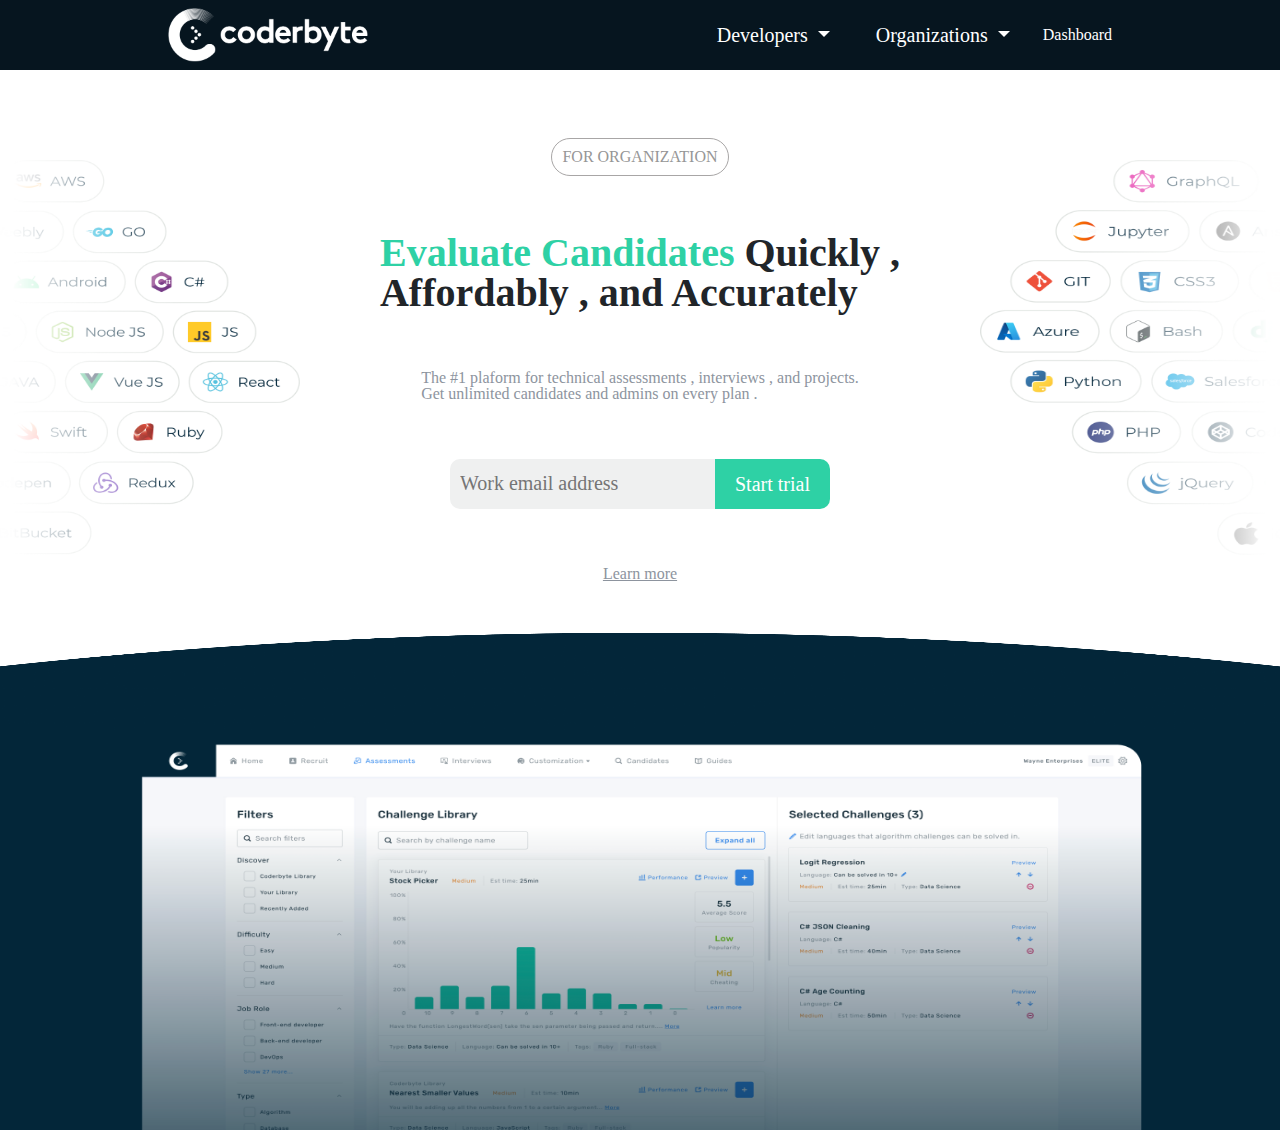
<file: index.html>
<!DOCTYPE html>
<html lang="en">
  <head>
    <meta charset="UTF-8" />
    <meta name="viewport" content="width=device-width, initial-scale=1.0" />
    <link
      rel="stylesheet"
      href="	https://cdn.jsdelivr.net/npm/bootstrap@5.3.3/dist/css/bootstrap.min.css"
    />
    <link
      rel="stylesheet"
      href="https://cdn.jsdelivr.net/npm/bootstrap-icons@1.11.3/font/bootstrap-icons.min.css"
    />
    <link rel="stylesheet" href="./style/reset.css" />
    <link rel="stylesheet" href="./style/style.css" />
    <title>Coderbyte</title>
  </head>
  <body>
    <div class="wrap">
      <header>
        <div class="d-flex justify-content-around align-items-center">
          <img
            class="header_logo"
            src="../Asset/coderbyte_logo_digital_white.png"
            alt=""
          />
          <div class="header_item">
            <nav class="navbar">
              <div class="dropdown">
                <button
                  class="btn dropdown-toggle"
                  type="button"
                  data-bs-toggle="dropdown"
                  aria-expanded="false"
                >
                  Developers
                </button>
                <ul class="dropdown-menu shadow-lg">
                  <li><a class="dropdown-item" href="#">Challenges</a></li>
                  <li><a class="dropdown-item" href="#">Interview kit</a></li>
                  <li><a class="dropdown-item" href="#">Membership</a></li>
                </ul>
              </div>
              <div class="dropdown">
                <button
                  class="btn dropdown-toggle"
                  type="button"
                  data-bs-toggle="dropdown"
                  aria-expanded="false"
                >
                  Organizations
                </button>
                <ul class="dropdown-menu shadow-lg">
                  <li><a class="dropdown-item" href="#">Assessment</a></li>
                  <li><a class="dropdown-item" href="#">Interviews</a></li>
                  <li><a class="dropdown-item" href="#">Personality</a></li>
                  <li><a class="dropdown-item" href="#">Pricing</a></li>
                </ul>
              </div>
              <a class="nav-link" href="#">Dashboard</a>
            </nav>
          </div>
        </div>
      </header>
      <main class="main-content">
        <img class="main_img" src="./Asset/left-side.png" alt="" />
        <div class="content">
          <span class="circle-text">FOR ORGANIZATION</span>
          <h1 class="heading">
            <span class="main-color">Evaluate Candidates</span> Quickly , <br />
            Affordably , and Accurately
          </h1>
          <small
            >The #1 plaform for technical assessments , interviews , and
            projects. <br />
            Get unlimited candidates and admins on every plan .</small
          >
          <div class="enter_email">
            <input
              class="Input"
              title="Enter your email"
              type="Email"
              required
              placeholder="Work email address"
            />
            <button class="main-button" type="submit">Start trial</button>
          </div>
          <a class="more-text" href="">Learn more</a>
        </div>
        <img class="main_img" src="./Asset/right-side@2x.png" alt="" />
      </main>
      <!-- <img class="main-footer" src="homepage_fold_curve.png" alt=""> -->
      <div class="footer">
        <img class="main-footer" src="./Asset/homepage_fold_curve.png" alt="">
       <div class="wrap_img">
        <img class="footer-img" src="./Asset/homepage_main_image.png" alt="">
       </div>
      </div>
    </div>
    <script src="https://cdn.jsdelivr.net/npm/bootstrap@5.3.3/dist/js/bootstrap.bundle.min.js"></script>
  </body>
</html>
</file>
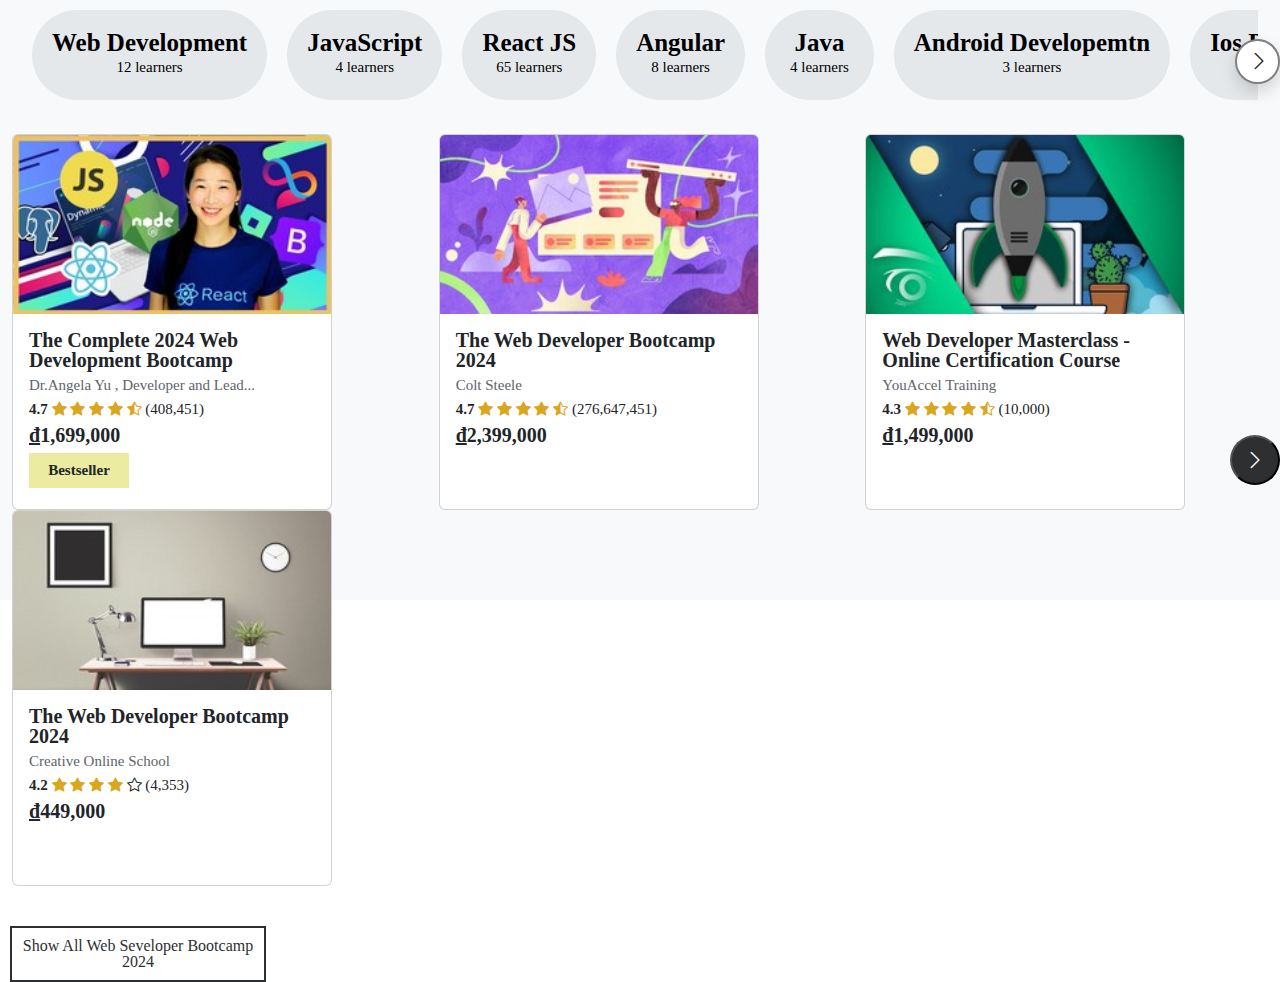
<file: page/course.html>
<!DOCTYPE html>
<html lang="en">
  <head>
    <meta charset="UTF-8" />
    <meta name="viewport" content="width=device-width, initial-scale=1.0" />
    <link
      rel="stylesheet"
      href="	https://cdn.jsdelivr.net/npm/bootstrap@5.3.3/dist/css/bootstrap.min.css"
    />
    <link
      rel="stylesheet"
      href="https://cdn.jsdelivr.net/npm/bootstrap-icons@1.11.3/font/bootstrap-icons.min.css"
    />
    <link rel="stylesheet" href="../style/reset.css" />
    <link rel="stylesheet" href="../style/course.css" />
    <title>Coderbyte</title>
  </head>

  <body>
    <div class="wrap d-flex flex-column">
      <div class="container">
        <div class="d-flex justifu-content-space-between">
          <button id="nextButton" class="btn shadow">
            <i class="bi bi-chevron-right"></i>
          </button>
          <button id="PrevButton" class="btn shadow">
            <i class="bi bi-chevron-left"></i>
          </button>
        </div>
        <div class="item-list" id="itemList"></div>
      </div>
      <div class="course_Container mt-4 container-fluid">
        <div class="row">
          <div class="col d-flex">
            <div class="card card-display" style="width: 20rem">
              <img
                src="../Asset/1565838_e54e_18.jpg"
                class="card-img-top"
                alt="..."
              />
              <div class="card-body">
                <h5 class="card-title">the complete 2024 web development bootcamp</h5>
                <p class="author">
                  Dr.Angela Yu , Developer and Lead...
                </p>
                <p class="card-star mt-2 mb-2">
                <span class="fw-bold">  4.7</span>
                  <i class="bi bi-star-fill"></i>
                  <i class="bi bi-star-fill"></i>
                  <i class="bi bi-star-fill"></i>
                  <i class="bi bi-star-fill"></i>
                  <i class="bi bi-star-half"></i>
                  (408,451)
                </p>
                <p class="price fw-bold fs-5 mb-2"> <span class="underline">đ</span>1,699,000</p>
                <p class="Bestseller">Bestseller</p>
              </div>

              <div class="card  card-hover"  style="width: 20rem">
                <div class="card-body">
                  <h5 class="card-title">the web developer bootcamp 2024</h5>
                  <small>Updated October 2024</small>
                  <small>74 total hours . all level . Subtiles</small>
                  <p class="card-text">10 hours of react just added become a developer with ONE course - HTML CSS JS , React , Node , MongoDB adn Morel</p>
                 <br>
                  <ul>
                    <li class="list-item">The ins and outs of HTML5 , CSS3 , and modern JavaScript for 2021</li>
                    <li class="list-item">Make REAL web applications using cutting-edge technologies</li>
                    <li class="list-item">Create responsive , accessible , and beautiful layouts</li>
                  </ul>
                  <a href="#" class="btn btn-hover btn-primary">Add to cart</a>
                </div>
              </div>
            </div>
            
          </div>
          <div class="col d-flex">
            <div class="card card-display" style="width: 20rem">
              <img
                src="../Asset/625204_436a_3.jpg"
                class="card-img-top"
                alt="..."
              />
              <div class="card-body">
                <h5 class="card-title">the web developer bootcamp 2024</h5>
                <p class="author">
                  Colt Steele
                </p>
                <p class="card-star mt-2 mb-2">
                <span class="fw-bold">  4.7</span>
                  <i class="bi bi-star-fill"></i>
                  <i class="bi bi-star-fill"></i>
                  <i class="bi bi-star-fill"></i>
                  <i class="bi bi-star-fill"></i>
                  <i class="bi bi-star-half"></i>
                  (276,647,451)
                </p>
                <p class="price fw-bold fs-5 mb-5"> <span class="underline">đ</span>2,399,000</p>
                
              </div>

              <div class="card  card-hover"  style="width: 20rem">
                <div class="card-body">
                  <h5 class="card-title">the web developer bootcamp 2024</h5>
                  <small>Updated October 2024</small>
                  <small>74 total hours . all level . Subtiles</small>
                  <p class="card-text">10 hours of react just added become a developer with ONE course - HTML CSS JS , React , Node , MongoDB adn Morel</p>
                 <br>
                  <ul>
                    <li class="list-item">The ins and outs of HTML5 , CSS3 , and modern JavaScript for 2021</li>
                    <li class="list-item">Make REAL web applications using cutting-edge technologies</li>
                    <li class="list-item">Create responsive , accessible , and beautiful layouts</li>
                  </ul>
                  <a href="#" class="btn btn-hover btn-primary">Add to cart</a>
                </div>
              </div>
            </div>
            
          </div>
          <div class="col d-flex">
            <div class="card card-display" style="width: 20rem">
              <img
                src="../Asset/965528_737d_7.jpg"
                class="card-img-top"
                alt="..."
              />
              <div class="card-body">
                <h5 class="card-title">web developer Masterclass - online certification course </h5>
                <p class="author">
                 YouAccel Training 
                </p>
                <p class="card-star mt-2 mb-2">
                <span class="fw-bold">  4.3</span>
                  <i class="bi bi-star-fill"></i>
                  <i class="bi bi-star-fill"></i>
                  <i class="bi bi-star-fill"></i>
                  <i class="bi bi-star-fill"></i>
                  <i class="bi bi-star-half"></i>
                  (10,000)
                </p>
                <p class="price fw-bold fs-5 mb-5"> <span class="underline">đ</span>1,499,000</p>
                
              </div>

              <div class="card  card-hover"  style="width: 20rem">
                <div class="card-body">
                  <h5 class="card-title">web developer Masterclass - online certification course </h5>
                  <small>Updated October 2024</small>
                  <small>74 total hours . all level . Subtiles</small>
                  <p class="card-text">10 hours of react just added become a developer with ONE course - HTML CSS JS , React , Node , MongoDB adn Morel</p>
                 <br>
                  <ul>
                    <li class="list-item">The ins and outs of HTML5 , CSS3 , and modern JavaScript for 2021</li>
                    <li class="list-item">Make REAL web applications using cutting-edge technologies</li>
                    <li class="list-item">Create responsive , accessible , and beautiful layouts</li>
                  </ul>
                  <a href="#" class="btn btn-hover btn-primary">Add to cart</a>
                </div>
              </div>
            </div>
            
          </div>
          <div class="col d-flex">
            <div class="card card-display" style="width: 20rem">
              <img
                src="../Asset/1415652_ad99_4.jpg"
                class="card-img-top"
                alt="..."
              />
              <div class="card-body">
                <h5 class="card-title">the web developer bootcamp 2024</h5>
                <p class="author">
                  Creative Online School 
                </p>
                <p class="card-star mt-2 mb-2">
                <span class="fw-bold">  4.2</span>
                  <i class="bi bi-star-fill"></i>
                  <i class="bi bi-star-fill"></i>
                  <i class="bi bi-star-fill"></i>
                  <i class="bi bi-star-fill"></i>
                  <i class="bi bi-star"></i>
                  (4,353)
                </p>
                <p class="price fw-bold fs-5 mb-5"> <span class="underline">đ</span>449,000</p>
                
              </div>

              <div class="card  card-hover"  style="width: 20rem">
                <div class="card-body">
                  <h5 class="card-title">the web developer bootcamp 2024</h5>
                  <small>Updated October 2024</small>
                  <small>74 total hours . all level . Subtiles</small>
                  <p class="card-text">10 hours of react just added become a developer with ONE course - HTML CSS JS , React , Node , MongoDB adn Morel</p>
                 <br>
                  <ul>
                    <li class="list-item">The ins and outs of HTML5 , CSS3 , and modern JavaScript for 2021</li>
                    <li class="list-item">Make REAL web applications using cutting-edge technologies</li>
                    <li class="list-item">Create responsive , accessible , and beautiful layouts</li>
                  </ul>
                  <a href="#" class="btn btn-hover btn-primary">Add to cart</a>
                </div>
              </div>
            </div>
            
          </div>
          
          <button class="btn-next">  <i class="bi bi-chevron-right"></i></button>
        </div>
      </div>
      <button class="btn-show">
        Show All Web Seveloper Bootcamp 2024
      </button>
    </div>
    <script src="https://cdn.jsdelivr.net/npm/bootstrap@5.3.3/dist/js/bootstrap.bundle.min.js"></script>
    <script src="../JS/course.js"></script>
  </body>
</html>
</file>
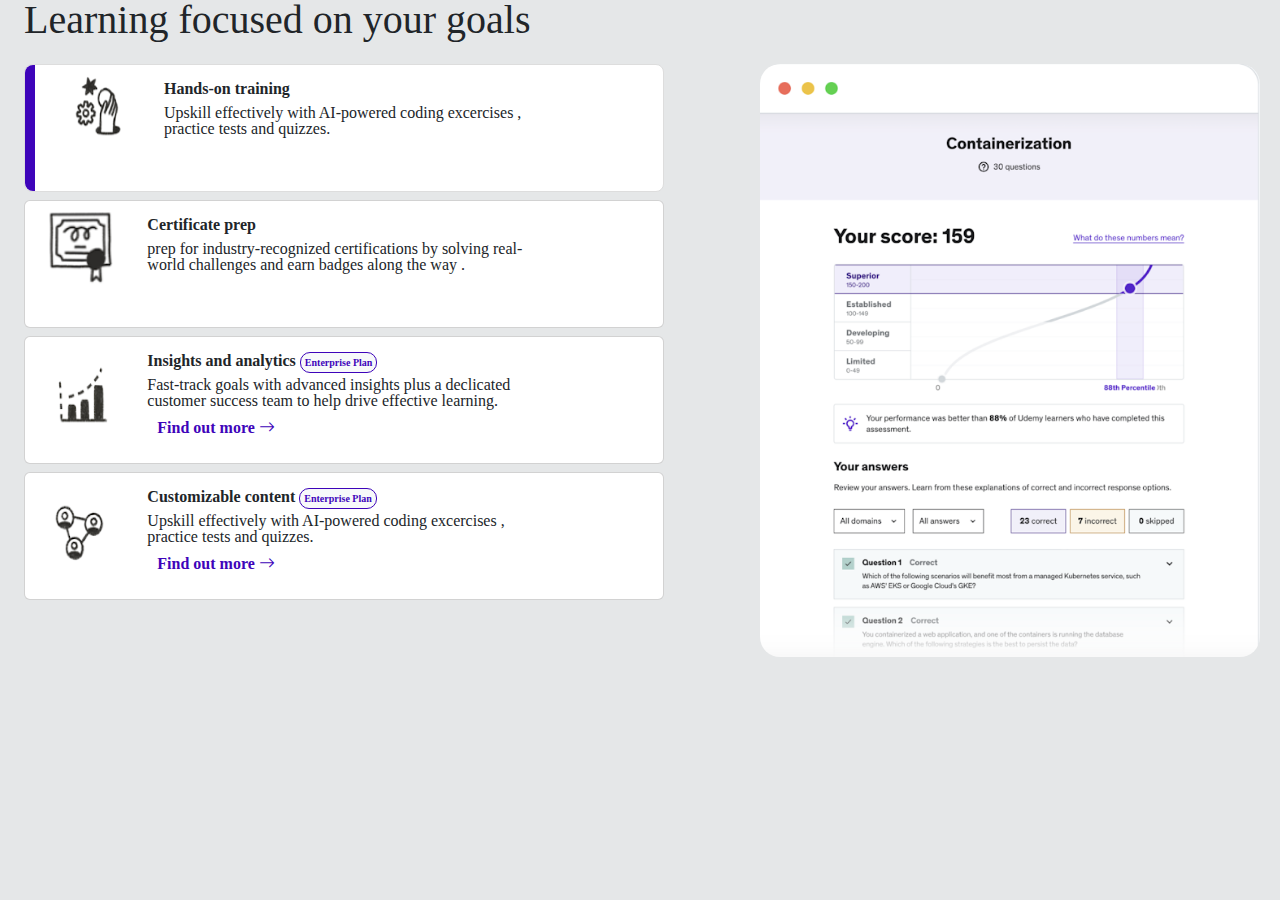
<file: page/item.html>
<!DOCTYPE html>
<html lang="en">
  <head>
    <meta charset="UTF-8" />
    <meta name="viewport" content="width=device-width, initial-scale=1.0" />
    <link
      rel="stylesheet"
      href="	https://cdn.jsdelivr.net/npm/bootstrap@5.3.3/dist/css/bootstrap.min.css"
    />
    <link
      rel="stylesheet"
      href="https://cdn.jsdelivr.net/npm/bootstrap-icons@1.11.3/font/bootstrap-icons.min.css"
    />
    <link rel="stylesheet" href="../style/reset.css" />
    <link rel="stylesheet" href="../style/item.css" />

    <title>Document</title>
  </head>
  <body>
    <div class="wrap ms-4">
      <h1 class="fs-1 mb-4">Learning focused on your goals</h1>
      <div class="d-flex justify-content-between">
        <div class="d-flex flex-column">
          <ul>
            <li>
              <div class="card mb-2 first-card">
                <div class="row g-0">
                  <div
                    class="col-md-2 d-flex justify-content-center align-items-center"
                  >
                    <img src="../Asset/image1.png" alt="..." />
                  </div>
                  <div class="col-md-8">
                    <div class="card-body">
                      <h5 class="card-title fw-bold fs-6">Hands-on training</h5>
                      <p class="card-text"></p>
                      Upskill effectively with AI-powered coding excercises ,
                      practice tests and quizzes.
                    </div>
                  </div>
                </div>
              </div>
            </li>
            <li>
              <div class="card mb-2">
                <div class="row g-0">
                  <div
                    class="col-md-2 d-flex justify-content-center align-items-center"
                  >
                    <img
                      src="../Asset/image2.png"
                      class="img-fluid rounded-start"
                      alt="..."
                    />
                  </div>
                  <div class="col-md-8">
                    <div class="card-body">
                      <h5 class="card-title fw-bold fs-6">Certificate prep</h5>
                      <p class="card-text"></p>
                      prep for industry-recognized certifications by solving
                      real-world challenges and earn badges along the way .
                    </div>
                  </div>
                </div>
              </div>
            </li>
            <li>
              <div class="card mb-2">
                <div class="row g-0">
                  <div
                    class="col-md-2 d-flex justify-content-center align-items-center"
                  >
                    <img src="../Asset/image3.png" alt="..." />
                  </div>
                  <div class="col-md-8">
                    <div class="card-body">
                      <h5 class="card-title fw-bold fs-6">
                        Insights and analytics <span class="plan-highlight p-1">Enterprise Plan</span>
                      </h5>
                      Fast-track goals with advanced insights plus a declicated
                      customer success team to help drive effective learning.
                      <p class="card-text"></p>
                      <p class="card-text highlight">
                        Find out more <i class="bi bi-arrow-right"></i>
                      </p>
                    </div>
                  </div>
                </div>
              </div>
            </li>
            <li>
              <div class="card mb-2">
                <div class="row g-0">
                  <div
                    class="col-md-2 d-flex justify-content-center align-items-center"
                  >
                    <img src="../Asset/image4.png" alt="..." />
                  </div>
                  <div class="col-md-8">
                    <div class="card-body">
                      <h5 class="card-title fw-bold fs-6">
                        Customizable content <span class="plan-highlight p-1">Enterprise Plan</span>
                      </h5>
                      <p class="card-text"></p>
                      Upskill effectively with AI-powered coding excercises ,
                      practice tests and quizzes.
                      <p class="card-text highlight ">
                        Find out more <i class="bi bi-arrow-right"></i>
                      </p>
                    </div>
                  </div>
                </div>
              </div>
            </li>
          </ul>
        </div>
        <img src="../Asset/image 1.png" class="right-img" alt="" />
      </div>
    </div>
  </body>
</html>
</file>
<file: style/style.css>
.d-flex {
  width: 100%;
  height: 70px;
  background-color: #06151f;
}
.navbar {
  display: flex;
  gap: 20px;
}
.header_item {
  color: white;
}
.dropdown-toggle {
  color: white;
  height: 70px;
  font-size: 20px;
}
.dropdown-menu {
  border: none;
}
.dropdown-toggle:hover {
  display: block;
}
.dropdown-item {
  width: 200px;

  color: #67cea8;
  font-size: 20px;
  padding: 10px 10px;
}
.dropdown-item:hover {
  color: #67cea8;
  background-color: #f2fffd;
  border: none;
}
.header_logo {
  width: 200px;
  height: 5 0px;
}
.main_img {
  width: 300px;
  height: 400px;
}
.content {
  display: flex;
  align-items: center;
  justify-content: space-around;
  flex-direction: column;
  margin: 20px;
  height: 500px;
}
.main-content {
  margin-top: 20px;
  display: flex;
  justify-content: space-between;
  align-items: center;

}

.circle-text {
  border: solid 1px rgb(168, 166, 166);
  color: rgb(150, 150, 150);
  border-radius: 20px;
  padding: 10px;
}
.heading {
  font-size: 40px;
  font-weight: bold;
}
.main-color {
  color: #2ed1a5;
 
}
.Input {
  border: none;
  background-color: #EFF0F0;
  padding: 0 10px;
  height: 100%;
  border-top-left-radius: 10px;
  border-bottom-left-radius: 10px;
  color: #8D949E;

}
.enter_email {
    display: flex;
    align-items: center;
    justify-content: center;
    border-radius: 20px;
    height: 50px;
    font-size: 20px;
  

}
small , .more-text {color: #8D949E;}
.main-button {
    text-align: center;
  background-color: #2ed1a5;
  border: none;
  color: white;
  height: 100%;
  border-top-right-radius: 10px;
  border-bottom-right-radius: 10px;
  padding: 10px 20px;

}

.main-footer {
    width: 100%;
    height: 100px;
}
.footer {
    display: flex;

    flex-direction: column; 
}
.footer-img {
    height: 400px;
    width: 80%;

}
.wrap_img {
    display: flex;
    justify-content: center;
    background-color: #032639;
width: 100%;
}
</file>
<file: style/course.css>
.wrap {
    width: 100%;
    height: 600px;
    background-color: #F7F9FA;
}
.item-list {
    margin: 10px 10px;
    display: flex;
    overflow: hidden;
    max-width: 100%;
}
.item {
    flex: 0 0 25%; /* Mỗi item chiếm 25% để hiển thị 4 item */
    text-align: center;
    background-color: #E5E8EB;
    border: none;
    border-radius: 45px / 45px;
    margin: 0 10px;
    max-width: fit-content;
    font-size: 25px;
    font-weight: bold;
    padding: 20px   ;
}
.item:hover {
    background-color: #2D2F31;
    color: white;
}
.container {
    position: relative;
    max-width: 100%;
}
#nextButton , #PrevButton {
    position: absolute;
    height: 45px;
    border-radius: 50%;
    width: 45PX;
    border: 2px solid gray;
    background-color: white     ;
}

.bi-chevron-right ,.bi-chevron-left { 
    font-weight: bold;
    font-size: 20px;
}
#nextButton {
    right:  0;
    top: 35%;
}
#PrevButton {
left: 0;
top: 35%;
display: none;
}

.title {
    padding: 5px;
    font-size: 15px;
    font-weight: 100;
}
.card-hover {
    display: none;
     position: absolute;
     top: 0;
     z-index: 100;
     right: -20rem;
}
.card-display {
    position: relative;
}
.author {
    color: #606469;
}
.card-hover::before {
    content: ""; /* Bắt buộc để hiển thị ::before */
    position: absolute;
    left: -10px; /* Đặt tam giác ở bên trái của card */
    bottom: 50%; /* Điều chỉnh vị trí từ phía trên của card */
    width: 0;
    height: 0;
    border-top: 10px solid transparent;
    border-bottom: 10px solid transparent;
    border-right: 10px solid #fff; /* Màu của tam giác trùng với màu nền của card */
}
.bi-star-fill  , .bi-star-half{
    color: goldenrod;
}
.col , .row {
    position: relative;
}
.btn-next {
    position: absolute;
    width: 50px;
    height: 50px;
    border-radius: 50%;
    top: 40%;
    right: 0;
    color: white;
    font-weight: bold;
    background-color: #2D2F31;
    font-size: 20px;

}
.btn-show {
    border: solid 2px #2D2F31;
    color: #2D2F31;
    padding: 10px 5px;
    max-width: 20%;
    margin: 40px     10px;
    background-color: transparent;
}
.card-body {
    font-size: 15px;
}
.card-title {
    font-size: 20px;
    font-weight: bold;
    text-transform: capitalize;
    width: 100%;
}
.card-text {
    margin: 10px;
}
small {
    font-size: 10px;
}
ul {
list-style: none;
}
ul li::before {
    content: '✓ '; /* Thêm dấu check trước mỗi item */
    margin-right: 5px;
}
.list-item{
    padding:  10px;
}
.btn-hover {
    background-color: #7C1ED0;
    width: 100%;
    border-radius: 0px;
    font-size: 20px;
    font-weight: bold;
}
.underline {
    text-decoration: underline;
}
.Bestseller {
    background-color: #ECEBA2;
width: 100px;
text-align: center;
font-size: 15px;
font-weight: bold;
padding: 10px;
}
</file>
<file: style/item.css>
body {
    background-color: #E5E7E8;
}
.first-card{
    position: relative;
    padding-left: 20px; /* Khoảng cách cho thanh dọc */
    margin-bottom: 20px;
    border: 1px solid #ddd;
    border-radius: 8px;
}
.first-card::before {
    content: "";
    position: absolute;
    top: 0;
    left: 0;
    width: 10px;      /* Độ rộng của thanh dọc */
    height: calc(100%); /* Chiều cao thanh dọc, trừ khoảng trống phía trên và dưới */
    border-top-left-radius: 8px;
    border-bottom-left-radius: 8px;
    
    background-color: #3E04BA; /* Màu của thanh dọc */
}
.plan-highlight {
    background-color: #F7F9FA;
    color: #3E04BA;
    border: 1px solid #3E04BA;
    border-radius: 10px;
    font-size: 10px;
}
.highlight {
    color: #3E04BA;
    font-weight: bold;
    padding: 10px;
}
.card {
    max-width: 40rem;
    height: 8rem;
}
.img-fluid  {
    width: 90px;
    height: 90px;
}
.right-img {
    width: 500px;
    height: 100%;
    border-radius: 20px;
    margin-right: 20px;
}
</file>
